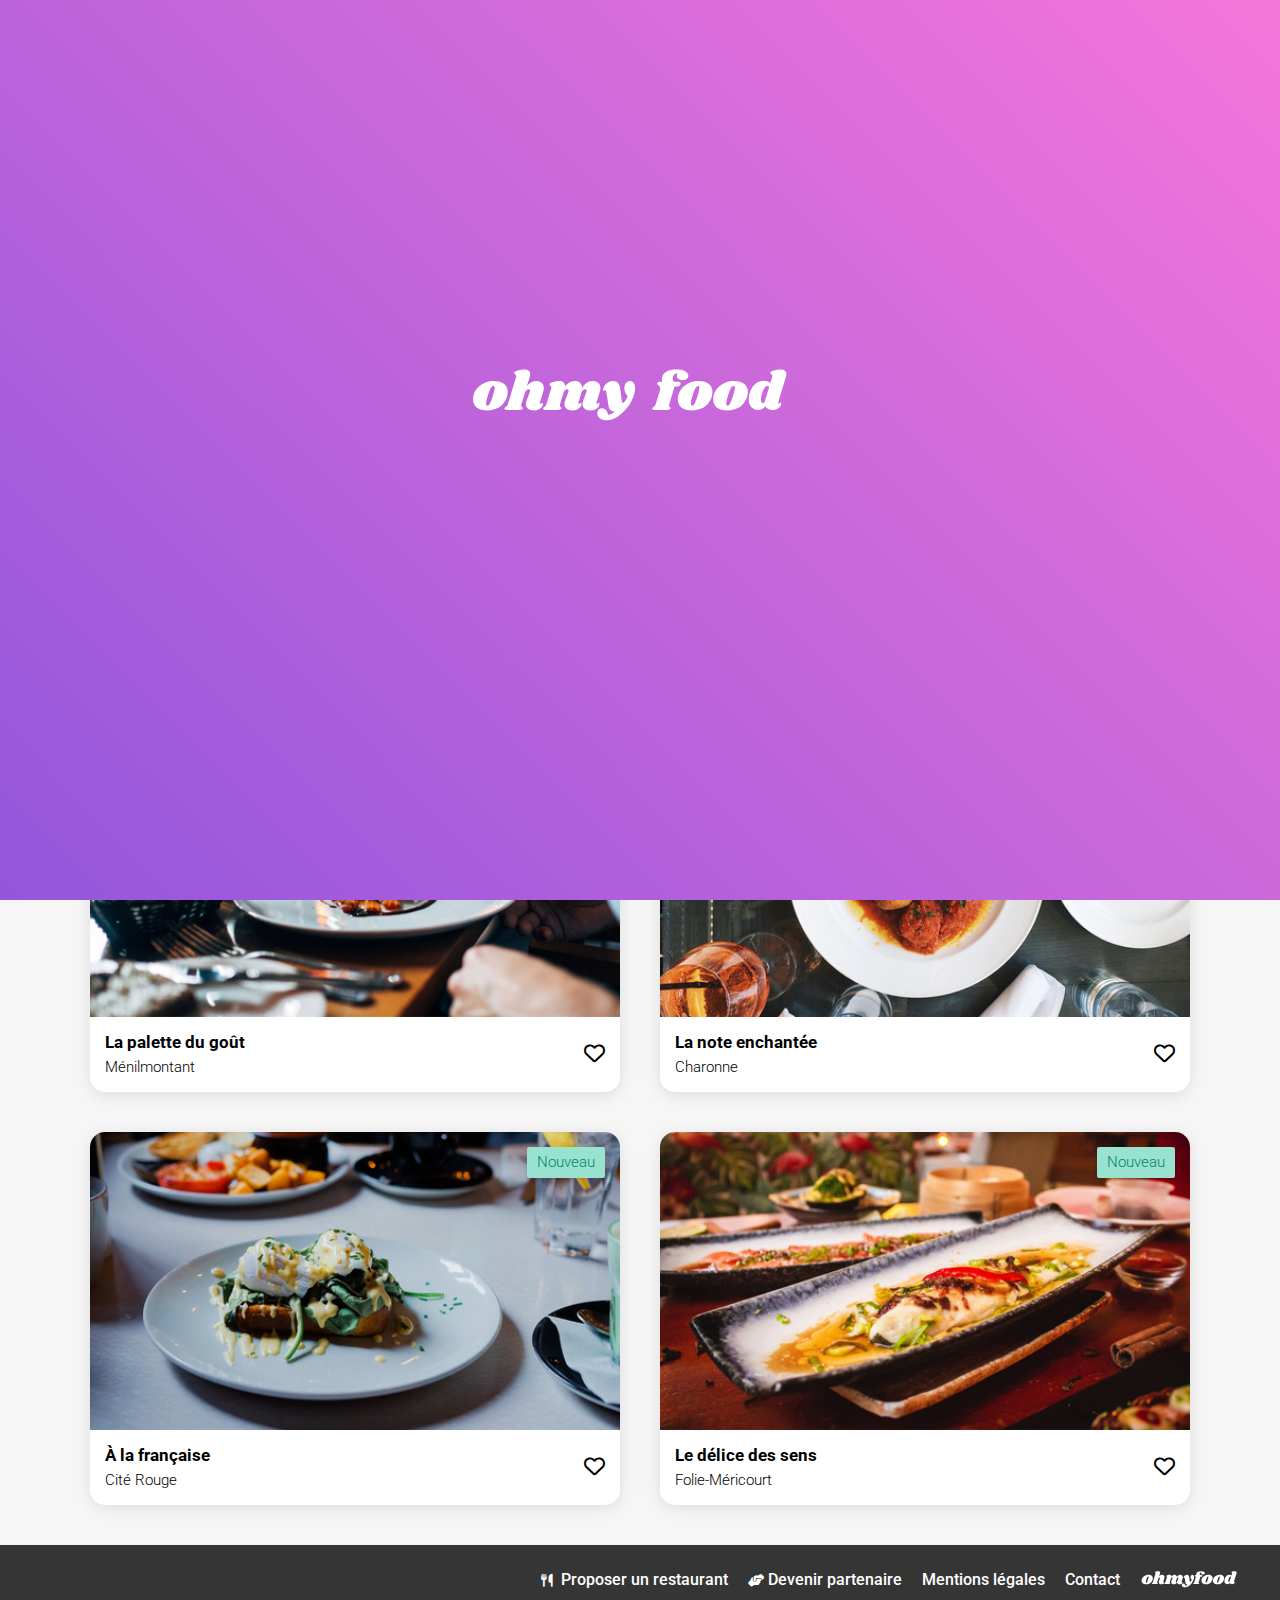
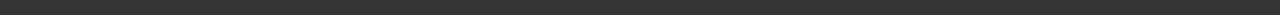
<file: index.html>
<!DOCTYPE html>
<html lang="en">

<head>
	<meta charset="UTF-8"/>
	<meta name="viewport" content="width=device-width, initial-scale=1.0"/>
	<title>Oh My Food</title>
	<link rel="preconnect" href="https://fonts.gstatic.com" crossorigin/>
	<link rel="preconnect" href="https://fonts.googleapis.com"/>
	<link rel="stylesheet" href="https://fonts.googleapis.com/css2?family=Roboto:wght@300;500;700&display=swap"/>
	<link rel="stylesheet" href="https://cdnjs.cloudflare.com/ajax/libs/font-awesome/6.2.1/css/all.min.css"
		crossorigin="anonymous" referrerpolicy="no-referrer" integrity=""/>
	<link rel="stylesheet" href="./assets/css/home.css"/>
</head>

<body>
<div id="loader-bg">
	<div id="loader-wrapper">
		<div id="loader"></div>
	</div>
</div>
<header>
	<div id="header-logo-bar">
		<img id="header-logo-img" src="./assets/images/logo/ohmyfood.svg" width="160" height="28" alt="Oh My Food site logo"/>
	</div>
	<div id="search-bar">
		<form id="search-form">
			<label id="search-input-label" for="search-input-text">
				<i class="fa-solid fa-location-dot" aria-hidden="true"></i>
			</label>
			<input id="search-input-text" type="text" placeholder="Votre ville..."/>
		</form>
	</div>
</header>
<main>
	<section id="intro-section" class="section-pad">
		<h1>Réservez le menu qui vous convient</h1>
		<p id="intro-subtext">Découvrez des restaurants d'exception, sélectionnés par nos soins.</p>
		<a class="btn-link" href="#restaurants-section">Explorer nos restaurants</a>
	</section>
	<div id="steps-section-bg">
	<section id="steps-section" class="section-pad">
		<h1>Fonctionnement</h1>
		<div id="steps-box">
			<div class="step-box">
				<i class="circle-icon">1</i>
				<span class="step-description">
					Choisissez un restaurant
					<i class="fa-mobile-screen-button fa-solid" aria-hidden="true"></i>
				</span>
			</div>
			<div class="step-box">
				<i class="circle-icon">2</i>
				<span class="step-description">
					Composez votre menu
					<i class="fa-list-ul fa-solid" aria-hidden="true"></i>
				</span>
			</div>
			<div class="step-box">
				<i class="circle-icon">3</i>
				<span class="step-description">
					Dégustez au restaurant
					<i class="fa-store fa-solid" aria-hidden="true"></i>
				</span>
			</div>
		</div>
	</section>
	</div>
	<section id="restaurants-section" class="section-pad">
		<h1>Restaurants</h1>
		<div class="restaurant-cards">
			<article class="restaurant-card">
				<a class="restaurant-card-link" href="./restaurants/menu_palette.html"></a>
				<img class="restaurant-img" src="./assets/images/restaurants/la_palette_du_gout_mid.jpg" width="500" height="281" alt="Image d'une table avec un plat"/>
				<span class="new-label">Nouveau</span>
				<div class="restaurant-card-details">
					<div class="item-description">
						<p class="item-text">La palette du goût</p>
						<p class="item-subtext">Ménilmontant</p>
					</div>
					<label class="heart-cb-label">
						<input id="heart-cb1" class="heart-cb" type="checkbox"/>
						<i class="fa-heart fa-regular" aria-hidden="true">
							<i class="fa-heart fa-solid" aria-hidden="true"></i>
						</i>
					</label>
				</div>
			</article>
			<article class="restaurant-card">
				<a class="restaurant-card-link" href="./restaurants/menu_enchantee.html"></a>
				<img class="restaurant-img" src="./assets/images/restaurants/la_note_enchantee_mid.jpg" width="500" height="281" alt="Image d'une table avec un plat"/>
				<span class="new-label">Nouveau</span>
				<div class="restaurant-card-details">
					<div class="item-description">
						<p class="item-text">La note enchantée</p>
						<p class="item-subtext">Charonne</p>
					</div>
					<label class="heart-cb-label">
						<input id="heart-cb2" class="heart-cb" type="checkbox"/>
						<i class="fa-heart fa-regular" aria-hidden="true">
							<i class="fa-heart fa-solid" aria-hidden="true"></i>
						</i>
					</label>
				</div>
			</article>
			<article class="restaurant-card">
				<a class="restaurant-card-link" href="./restaurants/menu_francaise.html"></a>
				<img class="restaurant-img" src="./assets/images/restaurants/a_la_francaise_mid.jpg" width="500" height="281" alt="Image d'une table avec un plat"/>
				<span class="new-label">Nouveau</span>
				<div class="restaurant-card-details">
					<div class="item-description">
						<p class="item-text">À la française</p>
						<p class="item-subtext">Cité Rouge</p>
					</div>
					<label class="heart-cb-label">
						<input id="heart-cb3" class="heart-cb" type="checkbox"/>
						<i class="fa-heart fa-regular" aria-hidden="true">
							<i class="fa-heart fa-solid" aria-hidden="true"></i>
						</i>
					</label>
				</div>
			</article>
			<article class="restaurant-card">
				<a class="restaurant-card-link" href="./restaurants/menu_delice.html"></a>
				<img class="restaurant-img" src="./assets/images/restaurants/le_delice_des_sens_mid.jpg" width="500" height="281" alt="Image d'une table avec un plat"/>
				<span class="new-label">Nouveau</span>
				<div class="restaurant-card-details">
					<div class="item-description">
						<p class="item-text">Le délice des sens</p>
						<p class="item-subtext">Folie-Méricourt</p>
					</div>
					<label class="heart-cb-label">
						<input id="heart-cb4" class="heart-cb" type="checkbox"/>
						<i class="fa-heart fa-regular" aria-hidden="true">
							<i class="fa-heart fa-solid" aria-hidden="true"></i>
						</i>
					</label>
				</div>
			</article>
		</div>
	</section>
</main>
<footer id="page-footer">
	<nav>
		<ul id="footer-links-list">
			<li><img id="footer-logo-img" src="./assets/images/logo/ohmyfood_white.svg" width="100" height="17" alt="Oh My Food site logo"/></li>
			<li>
				<a class="footer-link" href="#">
					<i class="fa-utensils fa-solid" aria-hidden="true"></i>
					Proposer un restaurant
				</a>
			</li>
			<li>
				<a class="footer-link" href="#">
					<i class="fa-handshake-angle fa-solid" aria-hidden="true"></i>
					Devenir partenaire
				</a>
			</li>
			<li><a class="footer-link" href="#">Mentions légales</a></li>
			<li><a class="footer-link" href="mailto:contact@ohmyfood.com">Contact</a></li>
		</ul>
	</nav>
</footer>
</body>
</file>
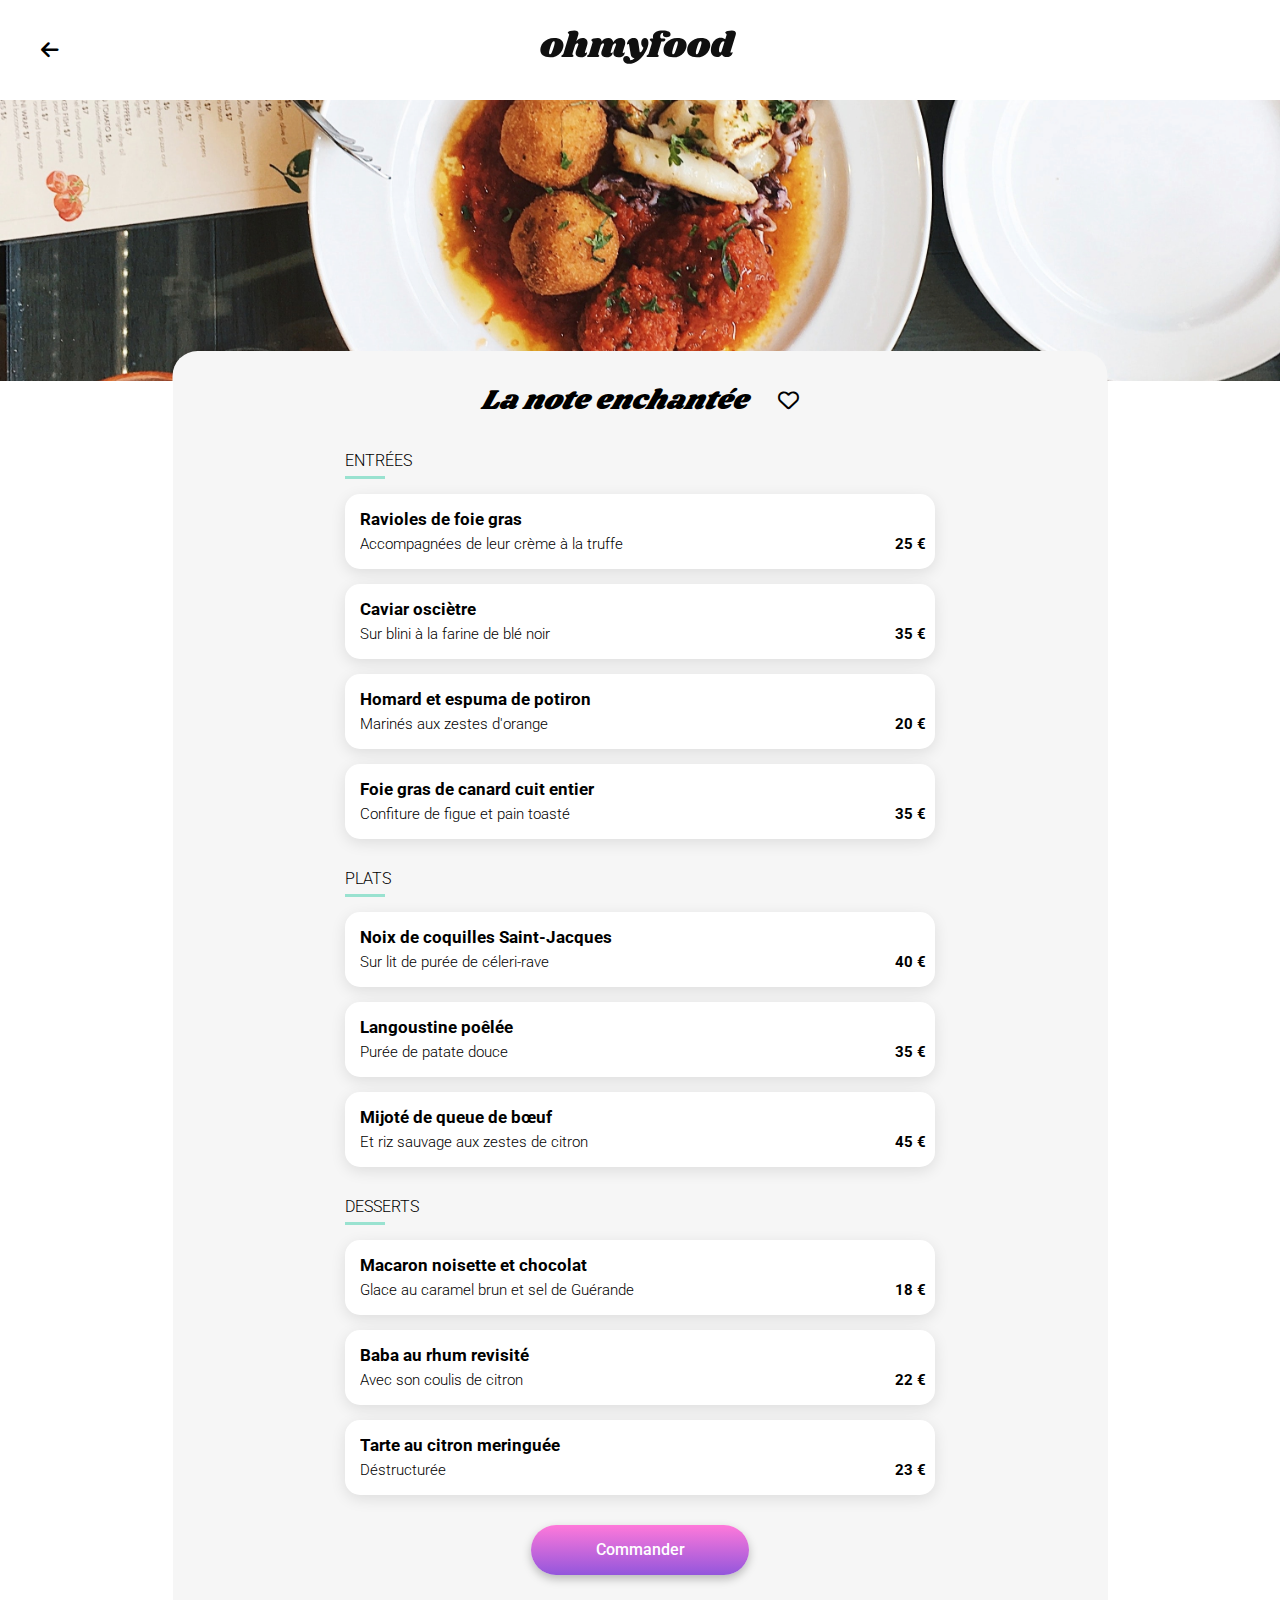
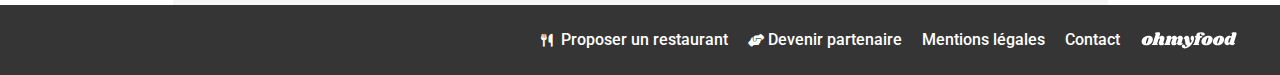
<file: restaurants/menu_enchantee.html>
<!DOCTYPE html>
<html lang="en">

<head>
	<meta charset="UTF-8"/>
	<meta name="viewport" content="width=device-width, initial-scale=1.0"/>
	<title>Oh My Food</title>
	<link rel="preconnect" href="https://fonts.gstatic.com" crossorigin/>
	<link rel="preconnect" href="https://fonts.googleapis.com"/>
	<link rel="stylesheet" href="https://fonts.googleapis.com/css2?family=Roboto:wght@300;500;700&display=swap"/>
	<link rel="stylesheet" href="https://fonts.googleapis.com/css2?family=Shrikhand:wght@400&display=swap"/>
	<link rel="stylesheet" href="https://cdnjs.cloudflare.com/ajax/libs/font-awesome/6.2.1/css/all.min.css"
		crossorigin="anonymous" referrerpolicy="no-referrer" integrity=""/>
	<link rel="stylesheet" href="../assets/css/restaurants.css"/>
</head>

<body>
<header id="page-header">
	<a id="back-btn-link" href="../index.html">
		<i class="fa-arrow-left fa-solid" aria-hidden="true"></i>
	</a>
	<div id="header-logo-bar">
		<img id="header-logo-img" src="../assets/images/logo/ohmyfood.svg" width="160" height="28" alt="Oh My Food site logo"/>
	</div>
	<img id="header-restaurant-img"
		src="../assets/images/restaurants/la_note_enchantee_high.jpg" 
		srcset="
			../assets/images/restaurants/la_note_enchantee_mid.jpg 500w,
			../assets/images/restaurants/la_note_enchantee_high.jpg 4000w"
		sizes="(max-width: 600px) 100px, 100vw"
		width="500" height="281"
		alt="Image d'une table avec un plat"/>
</header>
<main>
	<header id="menu-header">
		<h1>La note enchantée</h1>
		<label>
			<input id="heart-cb" class="heart-cb" type="checkbox"/>
			<i class="fa-heart fa-regular" aria-hidden="true">
				<i class="fa-heart fa-solid" aria-hidden="true"></i>
			</i>
		</label>
	</header>
	<section class="menu-section fade-in-1st">
		<h2>ENTRÉES</h2>
		<div class="menu-item">
			<input id="item-cb1" class="item-cb" type="checkbox"/>
			<div class="item-description">
				<p class="item-text">Ravioles de foie gras</p>
				<p class="item-subtext">Accompagnées de leur crème à la truffe</p>
			</div>
			<p class="item-price">25 €</p>
			<div class="item-checked">
				<i class="fa-circle-check fa-solid" aria-hidden="true"></i>
			</div>
		</div>
		<div class="menu-item">
			<input id="item-cb2" class="item-cb" type="checkbox"/>
			<div class="item-description">
				<p class="item-text">Caviar osciètre</p>
				<p class="item-subtext">Sur blini à la farine de blé noir</p>
			</div>
			<p class="item-price">35 €</p>
			<div class="item-checked">
				<i class="fa-circle-check fa-solid" aria-hidden="true"></i>
			</div>
		</div>
		<div class="menu-item">
			<input id="item-cb3" class="item-cb" type="checkbox"/>
			<div class="item-description">
				<p class="item-text">Homard et espuma de potiron</p>
				<p class="item-subtext">Marinés aux zestes d'orange</p>
			</div>
			<p class="item-price">20 €</p>
			<div class="item-checked">
				<i class="fa-circle-check fa-solid" aria-hidden="true"></i>
			</div>
		</div>
		<div class="menu-item">
			<input id="item-cb4" class="item-cb" type="checkbox"/>
			<div class="item-description">
				<p class="item-text">Foie gras de canard cuit entier</p>
				<p class="item-subtext">Confiture de figue et pain toasté</p>
			</div>
			<p class="item-price">35 €</p>
			<div class="item-checked">
				<i class="fa-circle-check fa-solid" aria-hidden="true"></i>
			</div>
		</div>
	</section>
	<section class="menu-section fade-in-2nd">
		<h2>PLATS</h2>
		<div class="menu-item">
			<input id="item-cb5" class="item-cb" type="checkbox"/>
			<div class="item-description">
				<p class="item-text">Noix de coquilles Saint-Jacques</p>
				<p class="item-subtext">Sur lit de purée de céleri-rave</p>
			</div>
			<p class="item-price">40 €</p>
			<div class="item-checked">
				<i class="fa-circle-check fa-solid" aria-hidden="true"></i>
			</div>
		</div>
		<div class="menu-item">
			<input id="item-cb6" class="item-cb" type="checkbox"/>
			<div class="item-description">
				<p class="item-text">Langoustine poêlée</p>
				<p class="item-subtext">Purée de patate douce</p>
			</div>
			<p class="item-price">35 €</p>
			<div class="item-checked">
				<i class="fa-circle-check fa-solid" aria-hidden="true"></i>
			</div>
		</div>
		<div class="menu-item">
			<input id="item-cb7" class="item-cb" type="checkbox"/>
			<div class="item-description">
				<p class="item-text">Mijoté de queue de bœuf</p>
				<p class="item-subtext">Et riz sauvage aux zestes de citron</p>
			</div>
			<p class="item-price">45 €</p>
			<div class="item-checked">
				<i class="fa-circle-check fa-solid" aria-hidden="true"></i>
			</div>
		</div>
	</section>
	<section class="menu-section fade-in-3rd">
		<h2>DESSERTS</h2>
		<div class="menu-item">
			<input id="item-cb8" class="item-cb" type="checkbox"/>
			<div class="item-description">
				<p class="item-text">Macaron noisette et chocolat</p>
				<p class="item-subtext">Glace au caramel brun et sel de Guérande</p>
			</div>
			<p class="item-price">18 €</p>
			<div class="item-checked">
				<i class="fa-circle-check fa-solid" aria-hidden="true"></i>
			</div>
		</div>
		<div class="menu-item">
			<input id="item-cb9" class="item-cb" type="checkbox"/>
			<div class="item-description">
				<p class="item-text">Baba au rhum revisité</p>
				<p class="item-subtext">Avec son coulis de citron</p>
			</div>
			<p class="item-price">22 €</p>
			<div class="item-checked">
				<i class="fa-circle-check fa-solid" aria-hidden="true"></i>
			</div>
		</div>
		<div class="menu-item">
			<input id="item-cb10" class="item-cb" type="checkbox"/>
			<div class="item-description">
				<p class="item-text">Tarte au citron meringuée</p>
				<p class="item-subtext">Déstructurée</p>
			</div>
			<p class="item-price">23 €</p>
			<div class="item-checked">
				<i class="fa-circle-check fa-solid" aria-hidden="true"></i>
			</div>
		</div>
	</section>
	<a class="btn-link" href="#">Commander</a>
</main>
<footer id="page-footer">
	<nav>
		<ul id="footer-links-list">
			<li><img id="footer-logo-img" src="../assets/images/logo/ohmyfood_white.svg" width="100" height="17" alt="Oh My Food site logo"/></li>
			<li>
				<a class="footer-link" href="#">
					<i class="fa-utensils fa-solid" aria-hidden="true"></i>
					Proposer un restaurant
				</a>
			</li>
			<li>
				<a class="footer-link" href="#">
					<i class="fa-handshake-angle fa-solid" aria-hidden="true"></i>
					Devenir partenaire
				</a>
			</li>
			<li><a class="footer-link" href="#">Mentions légales</a></li>
			<li><a class="footer-link" href="mailto:contact@ohmyfood.com">Contact</a></li>
		</ul>
	</nav>
</footer>
</body>
</file>
<file: assets/css/home.css>
/********** Overrides **********/
body, h1, h2, ul, p {
  margin: 0;
}

h2 {
  font-weight: 300;
}

ul, input {
  padding: 0;
}

ul {
  list-style-type: none;
}

a {
  color: black;
  text-decoration: none;
}

input, button {
  font-family: "Roboto", sans-serif;
}

/********** Mixins **********/
/********** Fonts **********/
:root {
  font-family: "Roboto", sans-serif;
}

:root, p {
  line-height: 19px;
  font-size: 15px;
  font-weight: 300;
}

h1 {
  line-height: 28px;
  font-size: 24px;
  font-weight: bold;
}

h2, a, input {
  line-height: 20px;
  font-size: 16px;
}

#intro-subtext,
.item-text {
  line-height: 21px;
  font-size: 17px;
}

input,
.btn-link,
.step-description,
.footer-link {
  font-weight: 500;
}

.item-text,
.item-price {
  font-weight: bold;
}

/********** General **********/
:root {
  --main-bg-color: #F6F6F6;
  --search-bar-bg-color: #EAEAEA;
  --btn-grad-color1: #9356DC;
  --btn-grad-color2: #FF79DA;
  --label-bg-color: #99E2D0;
  --label-text-color: #008766;
  --footer-bg-color: #353535;
}

body {
  min-width: 350px;
  max-width: 1440px;
  margin: auto;
  cursor: default;
}

main {
  background-color: var(--main-bg-color);
}

/********** Spacing **********/
:root {
  --spacing: 25px;
}
@media screen and (min-width: 600px) {
  :root {
    --spacing: 30px;
  }
}
@media screen and (min-width: 1000px) {
  :root {
    --spacing: 40px;
  }
}

.section-pad {
  max-width: 1100px;
  margin: auto;
  padding: var(--spacing);
}

.item-text {
  margin-bottom: 5px;
}

/********** Button **********/
.btn-link {
  display: block;
  width: 218px;
  line-height: 50px;
  margin: auto;
  border-radius: 25px;
  background: linear-gradient(var(--btn-grad-color2), var(--btn-grad-color1));
  box-shadow: 0px 4px 10px rgba(0, 0, 0, 0.25);
  text-align: center;
  color: white;
  transition: 0.3s ease-out;
}
.btn-link:hover {
  opacity: 0.85;
  box-shadow: 0px 4px 15px rgba(0, 0, 0, 0.35);
}

/********** Heart checkbox **********/
.heart-cb {
  display: none;
}
.heart-cb + .fa-regular {
  position: relative;
  z-index: 0;
}
.heart-cb + .fa-regular > .fa-solid {
  position: absolute;
  left: 0;
  z-index: -1;
  background-image: linear-gradient(var(--btn-grad-color1), var(--btn-grad-color2));
  background-repeat: no-repeat;
  background-position-y: 18px;
  background-clip: text;
  color: transparent;
  transition: 1s;
}
.heart-cb:checked + .fa-regular > .fa-solid {
  background-position-y: -3px;
}

.fa-heart {
  font-size: 21px;
}

/********** Page header (common) **********/
#header-logo-bar {
  position: relative;
  z-index: 1;
  height: 70px;
  text-align: center;
  align-content: center;
}
@media screen and (min-width: 1000px) {
  #header-logo-bar {
    height: 100px;
  }
}

@media screen and (min-width: 1000px) {
  #header-logo-img {
    width: 200px;
    height: auto;
  }
}

/********** Page footer **********/
#page-footer {
  padding: 25px var(--spacing);
  background-color: var(--footer-bg-color);
}

#footer-links-list {
  display: flex;
  flex-direction: column;
  gap: 8px;
}
@media screen and (min-width: 1000px) {
  #footer-links-list {
    flex-direction: row;
    justify-content: end;
    gap: 20px;
  }
  #footer-links-list > li:first-child {
    order: 1;
  }
}

#footer-logo-img {
  margin-bottom: 5px;
}
@media screen and (min-width: 1000px) {
  #footer-logo-img {
    margin-bottom: 0;
    vertical-align: middle;
  }
}

.footer-link {
  color: white;
}
.footer-link > .fa-solid {
  font-size: 13px;
}
.footer-link > .fa-utensils {
  margin-right: 5px;
}

/********** Loader **********/
body {
  overflow: hidden;
  animation: scrollbar-on 0s 5.5s forwards;
}

@keyframes scrollbar-on {
  100% {
    overflow: initial;
  }
}
#loader-bg {
  position: absolute;
  left: 0;
  z-index: 10;
  width: 100%;
  height: 100%;
  background: linear-gradient(45deg, var(--btn-grad-color1) 0%, var(--btn-grad-color2) 33%, var(--label-bg-color) 66%, var(--label-text-color) 100%);
  background-size: 500%;
  background-position: 0% 100%;
  animation: gradient-slide 6s ease-in-out forwards;
}

@keyframes gradient-slide {
  50% {
    background-position: 100% 0%;
  }
  0%, 90% {
    opacity: 1;
  }
  100% {
    opacity: 0;
  }
  0%, 99.99% {
    display: block;
  }
  100% {
    display: none;
  }
}
#loader-wrapper {
  position: absolute;
  top: 50%;
  left: 50%;
  transform: translate(-50%, -80%);
}
#loader-wrapper > #loader {
  display: inline-flex;
  gap: 5px;
  transform-origin: 50% calc(100% + 2.5px);
  animation: rotate-90-2x 3s infinite;
}
#loader-wrapper > #loader:before, #loader-wrapper > #loader:after {
  content: "";
  width: 170px;
  aspect-ratio: 1;
  background-size: 300px;
  background-position-y: 50%;
  background-repeat: no-repeat;
}
#loader-wrapper > #loader:before {
  background-image: url(../images/logo/ohmy_white.svg);
  background-position-x: 5px;
  transform-origin: calc(100% + 2.5px) calc(100% + 2.5px);
  animation: rotate-180-2nd 3s infinite;
}
#loader-wrapper > #loader:after {
  background-image: url(../images/logo/food_white.svg);
  background-position-x: -150px;
  transform-origin: -2.5px calc(100% + 2.5px);
  animation: rotate-180-1st 3s infinite;
}

@keyframes rotate-90-2x {
  0%, 25% {
    transform: rotate(0deg);
  }
  50%, 75% {
    transform: rotate(90deg);
  }
  100% {
    transform: rotate(180deg);
  }
}
@keyframes rotate-180-1st {
  25%, 100% {
    transform: rotate(180deg);
  }
}
@keyframes rotate-180-2nd {
  0%, 50% {
    transform: rotate(0deg);
  }
  75%, 100% {
    transform: rotate(180deg);
  }
}
/********** Spacing (home) **********/
h1 {
  margin-bottom: var(--spacing);
}

/********** Page header (home) **********/
#header-logo-bar {
  box-shadow: 0px 2px 4px rgba(0, 0, 0, 0.15);
}
@media screen and (min-width: 1000px) {
  #header-logo-bar {
    box-shadow: initial;
  }
}

#search-bar {
  position: relative;
  background-color: var(--search-bar-bg-color);
  box-shadow: 0px 4px 4px rgba(0, 0, 0, 0.25);
}
@media screen and (min-width: 1000px) {
  #search-bar {
    box-shadow: initial;
  }
}

#search-form {
  width: max-content;
  line-height: 50px;
  margin: auto;
}

#search-input-label {
  position: relative;
  left: 40px;
}

#search-input-text {
  position: relative;
  left: 40px;
  width: 180px;
  margin-left: 10px;
  border-width: 0;
  background-color: inherit;
  outline: none;
}

/********** Section intro **********/
#intro-section {
  text-align: center;
}
#intro-section > h1 {
  padding: 0 30px;
}
@media screen and (min-width: 1000px) {
  #intro-section > h1 {
    line-height: 40px;
    font-size: 36px;
  }
}

#intro-subtext {
  margin-bottom: 20px;
}

/********** Section steps **********/
#steps-section-bg {
  background-color: white;
}

#steps-box {
  display: flex;
  flex-direction: column;
  gap: var(--spacing);
  box-sizing: border-box;
  max-width: 1100px;
  padding: 0 0 12px 12px;
  margin: auto;
}
@media screen and (min-width: 600px) {
  #steps-box {
    align-items: center;
    padding-left: 0;
  }
}
@media screen and (min-width: 1000px) {
  #steps-box {
    flex-direction: row;
    padding-left: 12px;
  }
}

.step-box {
  position: relative;
  line-height: 50px;
  padding-left: 15px;
  border-radius: 20px;
  background-color: var(--main-bg-color);
  box-shadow: 0px 4px 15px rgba(0, 0, 0, 0.15);
  text-align: center;
}
@media screen and (min-width: 600px) {
  .step-box {
    width: 300px;
  }
}
@media screen and (min-width: 1000px) {
  .step-box {
    flex: 1;
  }
}

.circle-icon {
  position: absolute;
  top: 13px;
  left: -12px;
  width: 24px;
  line-height: 24px;
  border-radius: 50%;
  background-color: var(--btn-grad-color1);
  font-size: 14px;
  font-weight: 500;
  font-style: normal;
  color: white;
}

.step-description {
  position: relative;
}
.step-description > .fa-solid {
  position: absolute;
  top: 0;
  font-size: 20px;
  color: var(--btn-grad-color1);
}

.fa-mobile-screen-button {
  left: -26px;
}

.fa-list-ul {
  left: -38px;
}

.fa-store {
  left: -36px;
}

/********** Section restaurants **********/
.restaurant-cards {
  display: grid;
  grid-template-columns: 1fr;
  gap: var(--spacing);
  max-width: 1100px;
  margin: auto;
}
@media screen and (min-width: 600px) {
  .restaurant-cards {
    grid-template-columns: repeat(2, 1fr);
  }
}

.restaurant-card {
  position: relative;
  border-radius: 15px;
  background-color: white;
  box-shadow: 0px 3px 15px rgba(0, 0, 0, 0.1);
  overflow: hidden;
}

.restaurant-card-link {
  display: block;
  position: absolute;
  width: 100%;
  height: 100%;
  border-radius: 15px;
}

.restaurant-img {
  display: block;
  object-fit: cover;
  width: 100%;
  height: auto;
}

.new-label {
  display: block;
  position: absolute;
  top: 15px;
  right: 15px;
  padding: 6px 10px;
  border-radius: 2px;
  background-color: var(--label-bg-color);
  box-shadow: 0px 2px 4px rgba(0, 0, 0, 0.15);
  color: var(--label-text-color);
}

.restaurant-card-details {
  display: flex;
  justify-content: space-between;
  padding: 15px;
}

.heart-cb-label {
  align-self: center;
  cursor: pointer;
}

/*# sourceMappingURL=home.css.map */
</file>
<file: assets/css/restaurants.css>
/********** Overrides **********/
body, h1, h2, ul, p {
  margin: 0;
}

h2 {
  font-weight: 300;
}

ul, input {
  padding: 0;
}

ul {
  list-style-type: none;
}

a {
  color: black;
  text-decoration: none;
}

input, button {
  font-family: "Roboto", sans-serif;
}

/********** Mixins **********/
/********** Fonts **********/
:root {
  font-family: "Roboto", sans-serif;
}

:root, p {
  line-height: 19px;
  font-size: 15px;
  font-weight: 300;
}

h1 {
  line-height: 28px;
  font-size: 24px;
  font-weight: bold;
}

h2, a, input {
  line-height: 20px;
  font-size: 16px;
}

#intro-subtext,
.item-text {
  line-height: 21px;
  font-size: 17px;
}

input,
.btn-link,
.step-description,
.footer-link {
  font-weight: 500;
}

.item-text,
.item-price {
  font-weight: bold;
}

/********** General **********/
:root {
  --main-bg-color: #F6F6F6;
  --search-bar-bg-color: #EAEAEA;
  --btn-grad-color1: #9356DC;
  --btn-grad-color2: #FF79DA;
  --label-bg-color: #99E2D0;
  --label-text-color: #008766;
  --footer-bg-color: #353535;
}

body {
  min-width: 350px;
  max-width: 1440px;
  margin: auto;
  cursor: default;
}

main {
  background-color: var(--main-bg-color);
}

/********** Spacing **********/
:root {
  --spacing: 25px;
}
@media screen and (min-width: 600px) {
  :root {
    --spacing: 30px;
  }
}
@media screen and (min-width: 1000px) {
  :root {
    --spacing: 40px;
  }
}

.section-pad {
  max-width: 1100px;
  margin: auto;
  padding: var(--spacing);
}

.item-text {
  margin-bottom: 5px;
}

/********** Button **********/
.btn-link {
  display: block;
  width: 218px;
  line-height: 50px;
  margin: auto;
  border-radius: 25px;
  background: linear-gradient(var(--btn-grad-color2), var(--btn-grad-color1));
  box-shadow: 0px 4px 10px rgba(0, 0, 0, 0.25);
  text-align: center;
  color: white;
  transition: 0.3s ease-out;
}
.btn-link:hover {
  opacity: 0.85;
  box-shadow: 0px 4px 15px rgba(0, 0, 0, 0.35);
}

/********** Heart checkbox **********/
.heart-cb {
  display: none;
}
.heart-cb + .fa-regular {
  position: relative;
  z-index: 0;
}
.heart-cb + .fa-regular > .fa-solid {
  position: absolute;
  left: 0;
  z-index: -1;
  background-image: linear-gradient(var(--btn-grad-color1), var(--btn-grad-color2));
  background-repeat: no-repeat;
  background-position-y: 18px;
  background-clip: text;
  color: transparent;
  transition: 1s;
}
.heart-cb:checked + .fa-regular > .fa-solid {
  background-position-y: -3px;
}

.fa-heart {
  font-size: 21px;
}

/********** Page header (common) **********/
#header-logo-bar {
  position: relative;
  z-index: 1;
  height: 70px;
  text-align: center;
  align-content: center;
}
@media screen and (min-width: 1000px) {
  #header-logo-bar {
    height: 100px;
  }
}

@media screen and (min-width: 1000px) {
  #header-logo-img {
    width: 200px;
    height: auto;
  }
}

/********** Page footer **********/
#page-footer {
  padding: 25px var(--spacing);
  background-color: var(--footer-bg-color);
}

#footer-links-list {
  display: flex;
  flex-direction: column;
  gap: 8px;
}
@media screen and (min-width: 1000px) {
  #footer-links-list {
    flex-direction: row;
    justify-content: end;
    gap: 20px;
  }
  #footer-links-list > li:first-child {
    order: 1;
  }
}

#footer-logo-img {
  margin-bottom: 5px;
}
@media screen and (min-width: 1000px) {
  #footer-logo-img {
    margin-bottom: 0;
    vertical-align: middle;
  }
}

.footer-link {
  color: white;
}
.footer-link > .fa-solid {
  font-size: 13px;
}
.footer-link > .fa-utensils {
  margin-right: 5px;
}

/********** General (restaurants) **********/
main {
  display: flex;
  flex-direction: column;
  gap: 30px;
  max-width: 590px;
  padding: 0 15px 30px;
}
@media screen and (min-width: 600px) {
  main {
    width: 60%;
    padding: 0 10% 30px;
    margin: auto;
  }
}
@media screen and (min-width: 1000px) {
  main {
    padding: 0 calc((100% - 590px) / 4) 30px;
  }
}

/********** Fonts (restaurants) **********/
h1 {
  line-height: 40px;
  font-family: "Shrikhand", sans-serif;
  font-size: 28px;
  font-style: italic;
  font-weight: 400;
}

/********** Page header (restaurants) **********/
#page-header {
  position: relative;
}
#page-header::after {
  content: "";
  position: absolute;
  bottom: 0;
  width: 100%;
  height: 30px;
  border-radius: 25px 25px 0 0;
  background-color: var(--main-bg-color);
}
@media screen and (min-width: 600px) {
  #page-header::after {
    width: 80%;
    left: 50%;
    transform: translateX(-50%);
  }
}
@media screen and (min-width: 1000px) {
  #page-header::after {
    width: calc(100% - (100% - 590px) / 2);
  }
}

#back-btn-link {
  position: absolute;
  z-index: 2;
  width: 70px;
  aspect-ratio: 1;
  text-align: center;
  align-content: center;
  font-size: 20px;
}
@media screen and (min-width: 1000px) {
  #back-btn-link {
    width: 100px;
  }
}

#header-restaurant-img {
  display: block;
  width: 100%;
  max-height: 400px;
  object-fit: cover;
  object-position: 0 60%;
}

/********** Menu section **********/
#menu-header {
  display: flex;
  justify-content: space-between;
  align-items: center;
  padding-right: 10px;
}
@media screen and (min-width: 600px) {
  #menu-header {
    justify-content: center;
    gap: 30px;
    padding-right: 0;
  }
}

.menu-section {
  display: flex;
  flex-direction: column;
  gap: 15px;
}
.menu-section > h2::after {
  display: block;
  content: "";
  width: 40px;
  height: 3px;
  margin-top: 5px;
  background-color: var(--label-bg-color);
}

.fade-in-1st {
  animation: 5s fade-in;
}

.fade-in-2nd {
  animation: 5s 1s backwards fade-in;
}

.fade-in-3rd {
  animation: 5s 2s backwards fade-in;
}

@keyframes fade-in {
  from {
    opacity: 0;
  }
  to {
    opacity: 1;
  }
}
.menu-item {
  display: flex;
  position: relative;
  background-color: white;
  box-shadow: 0px 4px 15px rgba(0, 0, 0, 0.1);
  padding: 15px 0 15px 15px;
  border-radius: 15px;
  overflow: hidden;
}

.item-cb {
  position: absolute;
  top: 0;
  bottom: 0;
  left: 0;
  right: 0;
  z-index: 1;
  opacity: 0;
}

.item-description {
  box-sizing: border-box;
  width: calc(100% - 40px);
  padding-right: 10px;
  transition: 1s;
}

.item-cb:checked + .item-description {
  width: calc(100% - 40px - 60px);
}

.item-text,
.item-subtext {
  overflow: hidden;
  white-space: nowrap;
  text-overflow: ellipsis;
}

.item-price {
  align-self: flex-end;
  width: 40px;
}

.item-checked {
  position: absolute;
  top: 0;
  right: -60px;
  width: 60px;
  height: 100%;
  background-color: var(--label-bg-color);
  text-align: center;
  align-content: center;
  font-size: 20px;
  color: white;
  transition: 1s;
}

.item-cb:checked ~ .item-checked {
  right: 0;
}

/*# sourceMappingURL=restaurants.css.map */
</file>
